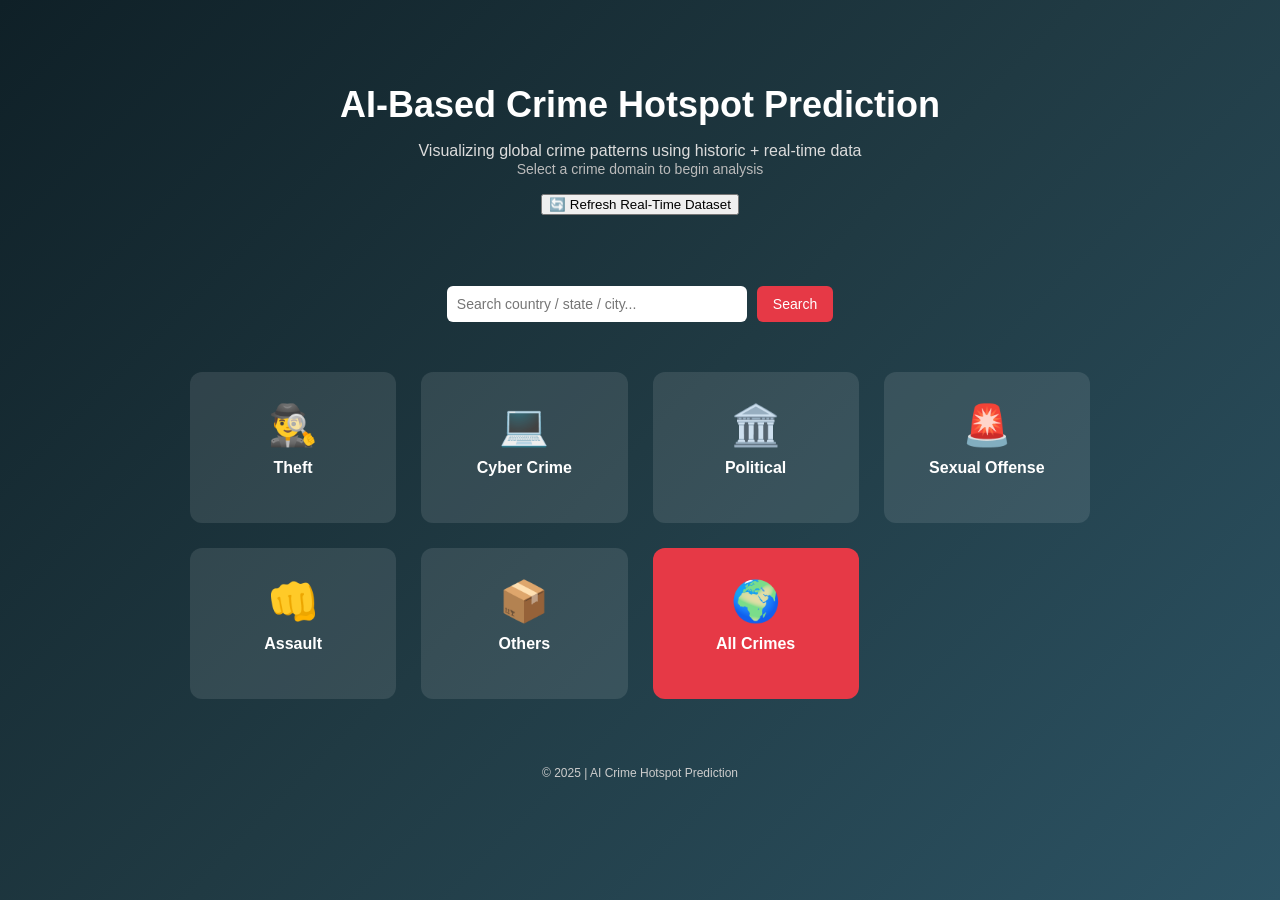
<file: index.html>
<!DOCTYPE html>
<html lang="en">
<head>
  <meta charset="UTF-8">
  <title>AI Crime Hotspot Prediction</title>
  <link rel="stylesheet" href="css/style.css">
</head>

<body class="home-body">

<!-- ================= HERO ================= -->
<div class="hero">
  <h1>AI-Based Crime Hotspot Prediction</h1>
  <p>
    Visualizing global crime patterns using historic + real-time data  
    <br>
    <span>Select a crime domain to begin analysis</span>
  </p>

  <!-- 🔄 REAL-TIME REFRESH BUTTON -->
  <button class="refresh-btn" onclick="refreshData()">
    🔄 Refresh Real-Time Dataset
  </button>

  <p id="status" style="margin-top:10px;"></p>
</div>

<!-- ================= SEARCH ================= -->
<div class="search-box">
  <input type="text" id="placeSearch" placeholder="Search country / state / city..." />
  <button onclick="searchPlace()">Search</button>
</div>

<!-- ================= DOMAINS ================= -->
<div class="domain-grid">

  <div class="domain-card" onclick="selectDomain('theft')">
    🕵️‍♂️ <h3>Theft</h3>
  </div>

  <div class="domain-card" onclick="selectDomain('cybercrime')">
    💻 <h3>Cyber Crime</h3>
  </div>

  <div class="domain-card" onclick="selectDomain('political_related')">
    🏛️ <h3>Political</h3>
  </div>

  <div class="domain-card" onclick="selectDomain('sexual_offense')">
    🚨 <h3>Sexual Offense</h3>
  </div>

  <div class="domain-card" onclick="selectDomain('assault')">
    👊 <h3>Assault</h3>
  </div>

  <div class="domain-card" onclick="selectDomain('OTHERS')">
    📦 <h3>Others</h3>
  </div>

  <div class="domain-card all" onclick="selectDomain('ALL')">
    🌍 <h3>All Crimes</h3>
  </div>

</div>

<footer>
  <p>© 2025 | AI Crime Hotspot Prediction</p>
</footer>

<!-- ================= SCRIPTS ================= -->
<script src="js/domains.js"></script>

<script>
function refreshData() {
  const status = document.getElementById("status");
  status.innerText = "Updating real-time dataset...";

  fetch("http://127.0.0.1:8000/refresh-data", {
    method: "POST"
  })
  .then(res => res.json())
  .then(data => {
    status.innerText = data.message;
  })
  .catch(err => {
    console.error(err);
    status.innerText = "❌ Error updating dataset";
  });
}
</script>

</body>
</html>
</file>
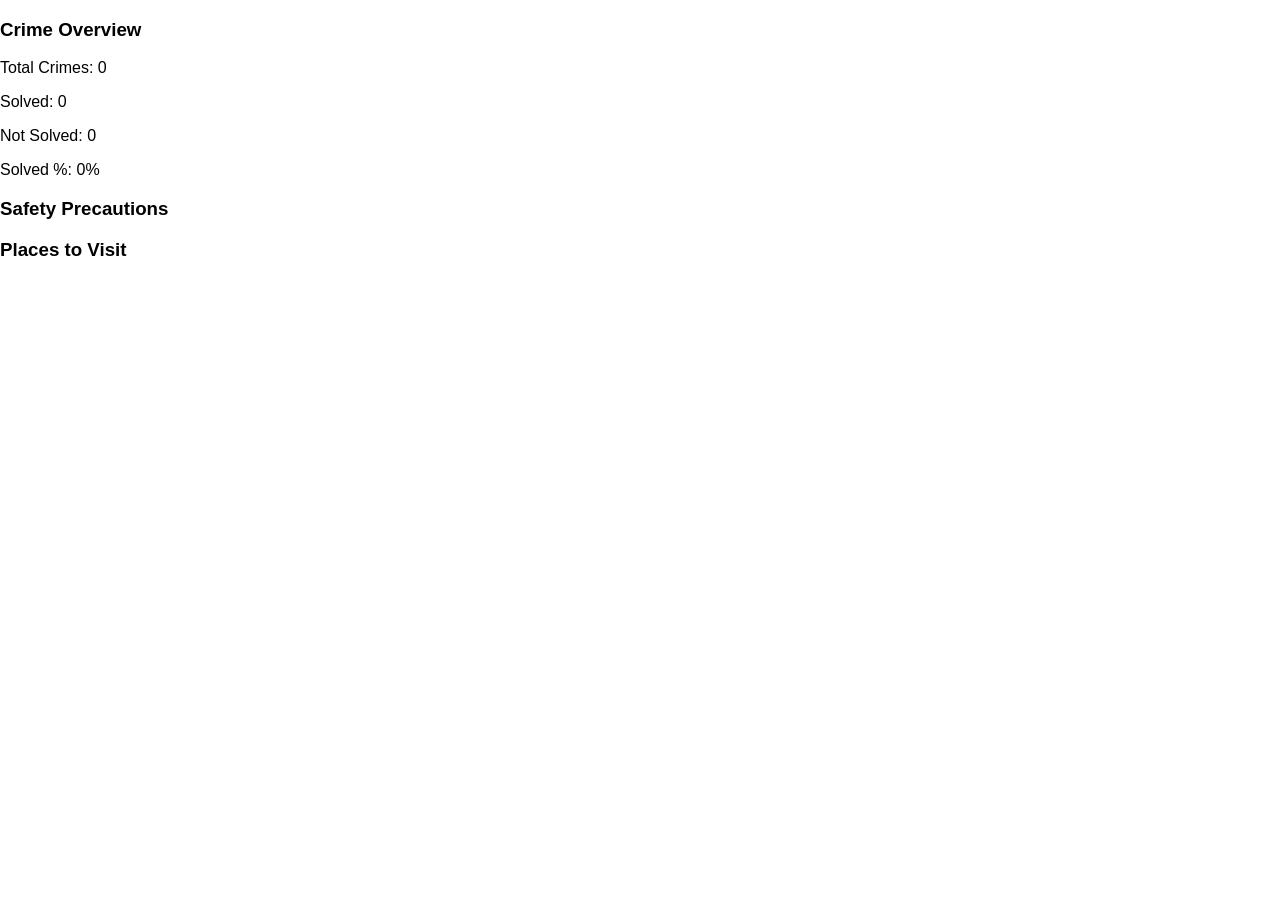
<file: place.html>
<!DOCTYPE html>
<html lang="en">
<head>
  <meta charset="UTF-8">
  <title>Place Details</title>
  <link rel="stylesheet" href="css/style.css">
</head>
<body>

<h2 id="placeTitle"></h2>

<div class="place-container">

  <div class="place-box">
    <h3>Crime Overview</h3>
    <p>Total Crimes: <span id="p_total">0</span></p>
    <p>Solved: <span id="p_solved">0</span></p>
    <p>Not Solved: <span id="p_unsolved">0</span></p>
    <p>Solved %: <span id="p_percent">0</span>%</p>
  </div>

  <div class="place-box">
    <h3>Safety Precautions</h3>
    <ul id="safetyList"></ul>
  </div>

  <div class="place-box">
    <h3>Places to Visit</h3>
    <ul id="visitList"></ul>
  </div>

</div>

<script src="js/dataProcessor.js"></script>
<script src="js/place.js"></script>
</body>
</html>
</file>
<file: css/style.css>
body {
  margin: 0;
  font-family: Arial, sans-serif;
}

h2 {
  text-align: center;
  margin: 10px 0;
}

/* MAIN LAYOUT */
.main-container {
  display: flex;
  height: calc(100vh - 60px);
}

/* MAP */
#map {
  flex: 3;
  height: 100%;
}

/* DASHBOARD */
.dashboard {
  flex: 1;
  background: #f9f9f9;
  padding: 10px;
  overflow-y: auto;
  border-left: 2px solid #ddd;
}

/* TABLE */
.table-panel {
  background: #fff;
  padding: 10px;
  margin-bottom: 15px;
  border-radius: 6px;
}

table {
  width: 100%;
  border-collapse: collapse;
}

th, td {
  padding: 6px;
  border-bottom: 1px solid #ddd;
  text-align: left;
}

th {
  background: #f2f2f2;
}

/* ANALYSIS */
.analysis-container {
  display: flex;
  flex-direction: column;
  gap: 12px;
}

.analysis-box {
  background: white;
  padding: 10px;
  border-radius: 6px;
  border-left: 6px solid #999;
}

.analysis-box.historic {
  border-color: #1f77b4;
}

.analysis-box.realtime {
  border-color: #2ca02c;
}

.analysis-box.overall {
  border-color: #d62728;
}
#countryMap {
  height: 90vh;
  width: 100%;
}
.back-btn {
  position: absolute;
  top: 15px;
  left: 15px;
  padding: 8px 12px;
  background: #1d3557;
  color: white;
  border: none;
  border-radius: 4px;
  cursor: pointer;
  z-index: 1000;
}

.back-btn:hover {
  background: #457b9d;
}

#countryMap {
  height: 85vh;
  width: 100%;
}
/* ---------- HOME PAGE ---------- */

.home-body {
  margin: 0;
  min-height: 100vh;
  background: linear-gradient(135deg, #0f2027, #203a43, #2c5364);
  font-family: "Segoe UI", sans-serif;
  color: white;
  text-align: center;
}

.hero {
  padding: 60px 20px 30px;
}

.hero h1 {
  font-size: 36px;
  margin-bottom: 10px;
}

.hero p {
  font-size: 16px;
  color: #dcdcdc;
}

.hero span {
  font-size: 14px;
  color: #bbbbbb;
}

.domain-grid {
  display: grid;
  grid-template-columns: repeat(auto-fit, minmax(180px, 1fr));
  gap: 25px;
  padding: 40px;
  max-width: 900px;
  margin: auto;
}

.domain-card {
  background: rgba(255, 255, 255, 0.1);
  border-radius: 12px;
  padding: 30px 10px;
  cursor: pointer;
  transition: all 0.3s ease;
  font-size: 40px;
}

.domain-card h3 {
  font-size: 16px;
  margin-top: 10px;
}

.domain-card:hover {
  transform: translateY(-8px) scale(1.03);
  background: rgba(255, 255, 255, 0.25);
}

.domain-card.all {
  background: #e63946;
}

.domain-card.all:hover {
  background: #ff4d5a;
}

footer {
  padding: 15px;
  font-size: 12px;
  color: #cccccc;
}
.country-layout {
  display: flex;
  height: calc(100vh - 60px);
}

#countryMap {
  width: 70%;
  height: 100%;
}

.country-dashboard {
  width: 30%;
  padding: 10px;
  overflow-y: auto;
  background: #f9f9f9;
}

.country-dashboard table {
  width: 100%;
  border-collapse: collapse;
  margin-bottom: 10px;
}

.country-dashboard th, td {
  border-bottom: 1px solid #ccc;
  padding: 6px;
}

.analysis-box {
  background: white;
  padding: 8px;
  margin-top: 10px;
  border-radius: 6px;
}
.search-box {
  display: flex;
  justify-content: center;
  gap: 10px;
  margin: 25px auto 10px;
}

.search-box input {
  width: 280px;
  padding: 10px;
  border-radius: 6px;
  border: none;
  outline: none;
  font-size: 14px;
}

.search-box button {
  padding: 10px 16px;
  border-radius: 6px;
  border: none;
  background: #e63946;
  color: white;
  cursor: pointer;
  font-size: 14px;
}

.search-box button:hover {
  background: #ff4d5a;
}
</file>
